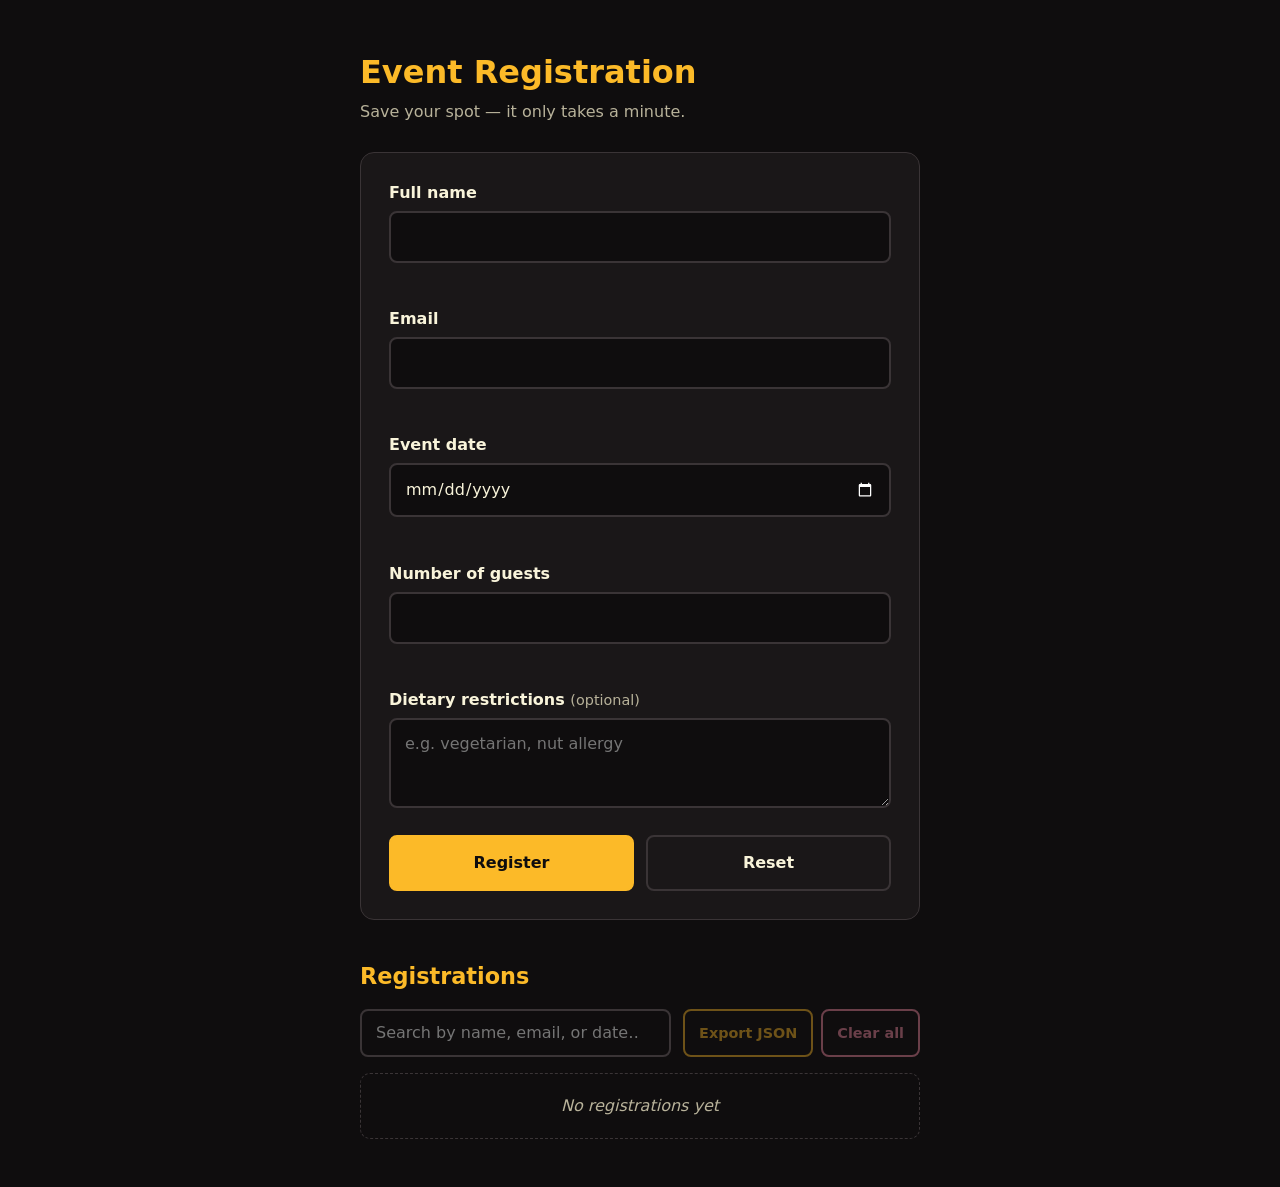
<file: index.html>
<!DOCTYPE html>
<html lang="en">
<head>
  <!-- Basic page setup: character set, mobile-friendly scaling, and the tab title -->
  <meta charset="UTF-8">
  <meta name="viewport" content="width=device-width, initial-scale=1.0">
  <title>Event Registration</title>

  <!-- Load the page's styles from the separate style.css file -->
  <link rel="stylesheet" href="style.css">
</head>
<body>
  <!-- Main page content -->
  <main class="container">
    <h1>Event Registration</h1>
    <p class="subtitle">Save your spot — it only takes a minute.</p>

    <!-- The form. "novalidate" turns off the browser's own pop-up error bubbles,
         so our JavaScript can show its own messages instead. -->
    <form id="registration-form" novalidate>

      <!-- Editing banner: hidden normally. When you click Edit on a saved entry, JavaScript shows it
           with that person's name, so it's clear you're changing an existing entry, not adding a new one. -->
      <div class="edit-banner hidden" id="edit-banner" role="status">
        <span>Editing registration for <strong id="edit-name"></strong></span>
        <button type="button" class="btn-link" id="cancel-edit">Cancel</button>
      </div>

      <!-- Full name field. aria-describedby links the input to its error message for screen readers. -->
      <div class="field">
        <label for="fullName">Full name</label>
        <input type="text" id="fullName" name="fullName" autocomplete="name" aria-describedby="fullName-error">
        <p class="error" id="fullName-error" aria-live="polite"></p>
      </div>

      <!-- Email field -->
      <div class="field">
        <label for="email">Email</label>
        <input type="email" id="email" name="email" autocomplete="email" aria-describedby="email-error">
        <p class="error" id="email-error" aria-live="polite"></p>
      </div>

      <!-- Event date field: type="date" shows the browser's date picker -->
      <div class="field">
        <label for="eventDate">Event date</label>
        <input type="date" id="eventDate" name="eventDate" aria-describedby="eventDate-error">
        <p class="error" id="eventDate-error" aria-live="polite"></p>
      </div>

      <!-- Number of guests field: type="number" with min/max gives up/down arrows limited to 1–10 -->
      <div class="field">
        <label for="guests">Number of guests</label>
        <input type="number" id="guests" name="guests" min="1" max="10" step="1" inputmode="numeric" aria-describedby="guests-error">
        <p class="error" id="guests-error" aria-live="polite"></p>
      </div>

      <!-- Dietary restrictions: optional, so it has no error message -->
      <div class="field">
        <label for="dietary">Dietary restrictions <span class="optional">(optional)</span></label>
        <textarea id="dietary" name="dietary" placeholder="e.g. vegetarian, nut allergy"></textarea>
      </div>

      <!-- The buttons. type="reset" makes the browser clear all fields when clicked.
           The submit button's text changes to "Save changes" while editing an entry. -->
      <div class="actions">
        <button type="submit" class="btn-primary" id="submit-button">Register</button>
        <button type="reset" class="btn-secondary">Reset</button>
      </div>
    </form>

    <!-- Confirmation card: hidden at first, filled in and shown by JavaScript after a valid submit.
         role="status" makes screen readers announce it when it appears. -->
    <section id="confirmation" class="confirmation hidden" role="status">
      <!-- The heading text is set by JavaScript: one message for new entries, another for edits -->
      <h2 id="confirmation-heading">You're registered! 🎉</h2>
      <dl class="details" id="confirmation-details"></dl>
    </section>

    <!-- Saved registrations: JavaScript reads them from localStorage (the browser's
         built-in storage) and builds one list item per entry inside the <ul>.
         The "No registrations yet" message is shown instead when the list is empty. -->
    <section class="registrations" aria-labelledby="registrations-heading">
      <h2 id="registrations-heading">
        Registrations <span class="count" id="registration-count"></span>
      </h2>

      <!-- Toolbar: a search box that filters the list as you type, plus the Export and Clear all buttons.
           type="search" gives the box a built-in "x" to clear it in most browsers. -->
      <div class="toolbar">
        <label for="search" class="visually-hidden">Search registrations</label>
        <input type="search" id="search" class="search-input" placeholder="Search by name, email, or date…" autocomplete="off">
        <div class="toolbar-buttons">
          <button type="button" class="btn-small btn-outline-amber" id="export-button">Export JSON</button>
          <button type="button" class="btn-small btn-outline-pink" id="clear-all-button">Clear all</button>
        </div>
      </div>

      <ul class="registration-list" id="registration-list"></ul>
      <p class="empty-message hidden" id="empty-message">No registrations yet</p>
      <!-- Shown instead of the list when the search matches nothing -->
      <p class="empty-message hidden" id="no-matches"></p>
    </section>
  </main>

  <!-- Confirmation pop-up, shared by "Delete" (one entry) and "Clear all" (every entry).
       JavaScript fills in the title, message, and red button's label before opening it.
       <dialog> is a built-in HTML pop-up box: when JavaScript opens it with showModal(), it dims
       the page behind it, keeps keyboard focus inside it, and closes when you press Esc.
       "autofocus" puts focus on Cancel, the safe choice. -->
  <dialog class="modal" id="confirm-dialog" aria-labelledby="confirm-dialog-title" aria-describedby="confirm-dialog-text">
    <h2 id="confirm-dialog-title"></h2>
    <p id="confirm-dialog-text"></p>
    <div class="modal-actions">
      <button type="button" class="btn-secondary" id="confirm-cancel" autofocus>Cancel</button>
      <button type="button" class="btn-danger" id="confirm-ok"></button>
    </div>
  </dialog>

  <!-- Load the page's JavaScript from script.js. It sits at the end of <body>
       so the form already exists on the page when the script runs. -->
  <script src="script.js"></script>
</body>
</html>
</file>
<file: style.css>
/* Styles for the Event Registration page (linked from index.html) */

/* Color "variables" (custom properties) so each color is defined once and reused everywhere */
:root {
  --bg: #0F0D0E;
  --text: #F9F4DA;
  --amber: #FCBA28;
  --green: #0BA95B;
  --pink: #F38BA3;
  --panel: #1A1718;      /* slightly lighter than the background, for the form card */
  --border: #3A3436;     /* soft gray border used when a field is neither valid nor invalid */
  --muted: #B8B29A;      /* dimmer version of the text color for hints and labels */
}

/* Make width/height include padding and borders, which makes sizing much easier to predict */
*, *::before, *::after {
  box-sizing: border-box;
}

/* Page-wide styles: dark background, light text, and a centered column with side padding */
body {
  margin: 0;
  min-height: 100vh;
  background: var(--bg);
  color: var(--text);
  font-family: system-ui, -apple-system, "Segoe UI", Roboto, sans-serif;
  line-height: 1.5;
  padding: 48px 16px;
}

/* The main column: limits how wide the content gets on big screens */
.container {
  max-width: 560px;
  margin: 0 auto;
}

/* Page heading, with an amber accent */
h1 {
  margin: 0 0 4px;
  font-size: 2rem;
  color: var(--amber);
}

/* Short line of text under the heading */
.subtitle {
  margin: 0 0 28px;
  color: var(--muted);
}

/* The form "card": a slightly raised panel with rounded corners */
form {
  background: var(--panel);
  border: 1px solid var(--border);
  border-radius: 14px;
  padding: 28px;
}

/* Each label + input + error message is grouped in a .field, spaced apart from the next one */
.field {
  margin-bottom: 20px;
}

/* Field labels sit on their own line above the input */
label {
  display: block;
  margin-bottom: 6px;
  font-weight: 600;
}

/* Small gray "(optional)" note next to a label */
.optional {
  font-weight: 400;
  color: var(--muted);
  font-size: 0.9rem;
}

/* Shared look for all text boxes, the date picker, the number box and the textarea */
input,
textarea {
  width: 100%;
  padding: 12px 14px;
  font: inherit;
  color: var(--text);
  background: var(--bg);
  border: 2px solid var(--border);
  border-radius: 8px;
  transition: border-color 0.2s, box-shadow 0.2s;
}

/* Let the textarea only be resized up/down, never sideways (which would break the layout) */
textarea {
  resize: vertical;
  min-height: 90px;
}

/* Make the browser's built-in calendar icon light so it shows up on the dark background */
input[type="date"] {
  color-scheme: dark;
}

/* When a field is clicked into (focused), give it an amber outline glow */
input:focus,
textarea:focus {
  outline: none;
  border-color: var(--amber);
  box-shadow: 0 0 0 3px rgba(252, 186, 40, 0.25);
}

/* Valid state: green border (JavaScript adds the "valid" class) */
input.valid,
textarea.valid {
  border-color: var(--green);
}

/* Invalid state: pink border (JavaScript adds the "invalid" class) */
input.invalid,
textarea.invalid {
  border-color: var(--pink);
}

/* Keep the green/pink glow while focused, so the color doesn't disappear while typing */
input.valid:focus,
textarea.valid:focus {
  box-shadow: 0 0 0 3px rgba(11, 169, 91, 0.25);
}
input.invalid:focus,
textarea.invalid:focus {
  box-shadow: 0 0 0 3px rgba(243, 139, 163, 0.25);
}

/* The error message under each field. It reserves its space even when empty
   so the page doesn't jump around as errors appear and disappear. */
.error {
  min-height: 1.3em;
  margin: 6px 0 0;
  font-size: 0.875rem;
  color: var(--pink);
}

/* Row holding the Register and Reset buttons */
.actions {
  display: flex;
  gap: 12px;
  margin-top: 8px;
}

/* Shared button styles */
button {
  flex: 1;
  padding: 14px 20px;
  font: inherit;
  font-weight: 700;
  border-radius: 8px;
  cursor: pointer;
  transition: transform 0.1s, background 0.2s, filter 0.2s;
}

/* Main "Register" button: solid amber with dark text */
.btn-primary {
  background: var(--amber);
  color: var(--bg);
  border: 2px solid var(--amber);
}

/* Slightly brighten the Register button on hover */
.btn-primary:hover {
  filter: brightness(1.08);
}

/* "Reset" button: an outline-only style so it looks less important than Register */
.btn-secondary {
  background: transparent;
  color: var(--text);
  border: 2px solid var(--border);
}

/* Tint the Reset button amber on hover */
.btn-secondary:hover {
  border-color: var(--amber);
  color: var(--amber);
}

/* Tiny "press down" effect when any button is clicked */
button:active {
  transform: scale(0.98);
}

/* Visible outline for keyboard users tabbing to buttons */
button:focus-visible {
  outline: 3px solid var(--amber);
  outline-offset: 3px;
}

/* The confirmation card shown after a successful registration */
.confirmation {
  margin-top: 28px;
  padding: 24px 28px;
  background: var(--panel);
  border: 2px solid var(--green);
  border-left-width: 8px;
  border-radius: 14px;
}

/* "hidden" class: completely hides an element (used for the card before submit and after reset) */
.hidden {
  display: none;
}

/* Adding this class plays the slide-in animation defined just below */
.confirmation.slide-in {
  animation: slideIn 0.5s cubic-bezier(0.22, 1, 0.36, 1);
}

/* The slide-in animation: start lower down and see-through, end in place and fully visible */
@keyframes slideIn {
  from {
    opacity: 0;
    transform: translateY(40px);
  }
  to {
    opacity: 1;
    transform: translateY(0);
  }
}

/* Respect people who've asked their computer to reduce motion: just fade instead of sliding */
@media (prefers-reduced-motion: reduce) {
  .confirmation.slide-in {
    animation: fadeIn 0.3s ease;
  }
  @keyframes fadeIn {
    from { opacity: 0; }
    to { opacity: 1; }
  }
}

/* Confirmation card heading, in green to signal success */
.confirmation h2 {
  margin: 0 0 16px;
  color: var(--green);
  font-size: 1.4rem;
}

/* The list of submitted details: a two-column grid (label on the left, value on the right) */
.details {
  display: grid;
  grid-template-columns: max-content 1fr;
  gap: 10px 20px;
  margin: 0;
}

/* Detail labels ("Name", "Email", ...) in amber */
.details dt {
  color: var(--amber);
  font-weight: 600;
}

/* Detail values. "break-word" stops long emails from overflowing the card;
   "pre-wrap" keeps line breaks the user typed in the dietary box. */
.details dd {
  margin: 0;
  overflow-wrap: anywhere;
  white-space: pre-wrap;
}

/* Small screens (phones): tighter padding, stacked buttons, and the details list in one column */
@media (max-width: 480px) {
  body {
    padding: 28px 16px;
  }
  h1 {
    font-size: 1.6rem;
  }
  form,
  .confirmation {
    padding: 20px;
  }
  .actions {
    flex-direction: column;
  }
  .details {
    grid-template-columns: 1fr;
    gap: 2px;
  }
  /* Add space above each label (except the first) so each label/value pair reads as a group */
  .details dt:not(:first-of-type) {
    margin-top: 10px;
  }
}

/* The "Registrations" section below the form, with space above it */
.registrations {
  margin-top: 40px;
}

/* Section heading, in amber like the page title */
.registrations h2 {
  margin: 0 0 16px;
  font-size: 1.4rem;
  color: var(--amber);
}

/* The small number next to the heading, e.g. "(3)", in the dimmer text color */
.registrations .count {
  font-size: 1rem;
  font-weight: 400;
  color: var(--muted);
}

/* The list itself: remove the default bullets and indent, and stack items with a gap */
.registration-list {
  list-style: none;
  margin: 0;
  padding: 0;
  display: flex;
  flex-direction: column;
  gap: 12px;
}

/* One saved registration: a small card with an amber stripe on the left.
   Flexbox puts the details on the left and the Delete button on the right. */
.registration-item {
  display: flex;
  align-items: center;
  gap: 16px;
  padding: 16px 20px;
  background: var(--panel);
  border: 1px solid var(--border);
  border-left: 4px solid var(--amber);
  border-radius: 10px;
}

/* The text part of the card takes up all the leftover space.
   min-width: 0 lets long emails wrap instead of pushing the button off the card. */
.registration-info {
  flex: 1;
  min-width: 0;
}

/* The person's name, bold and on its own line */
.registration-name {
  margin: 0;
  font-weight: 700;
}

/* The email, on its own line in the dimmer color; long emails wrap instead of overflowing */
.registration-email {
  margin: 2px 0 0;
  color: var(--muted);
  overflow-wrap: anywhere;
}

/* The date and guest count line, in a smaller size */
.registration-meta {
  margin: 6px 0 0;
  font-size: 0.9rem;
}

/* The Delete button: a small pink outline button. "flex: none" stops it from
   stretching like the big Register/Reset buttons do. */
.btn-delete {
  flex: none;
  padding: 8px 14px;
  font-size: 0.9rem;
  background: transparent;
  color: var(--pink);
  border: 2px solid var(--pink);
}

/* Fill the Delete button with pink on hover so it's clear it's about to act */
.btn-delete:hover {
  background: var(--pink);
  color: var(--bg);
}

/* The "No registrations yet" message: dimmer, italic, inside a dashed box */
.empty-message {
  margin: 0;
  padding: 20px;
  text-align: center;
  font-style: italic;
  color: var(--muted);
  border: 1px dashed var(--border);
  border-radius: 10px;
}

/* Small screens: stack the Delete button under the details instead of beside them */
@media (max-width: 480px) {
  .registration-item {
    flex-direction: column;
    align-items: stretch;
  }
}

/* ---------- Editing, search, export, clear all, and timestamps ---------- */

/* Hides something visually but keeps it readable by screen readers
   (used for the search box's label, since the placeholder already shows sighted users what it's for) */
.visually-hidden {
  position: absolute;
  width: 1px;
  height: 1px;
  margin: -1px;
  padding: 0;
  overflow: hidden;
  clip: rect(0 0 0 0);
  white-space: nowrap;
  border: 0;
}

/* Any disabled button (e.g. Export when there's nothing to export) looks faded and can't be clicked */
button:disabled {
  opacity: 0.4;
  cursor: not-allowed;
}

/* Turn off the hover effects on disabled buttons so they don't look clickable */
button:disabled:hover {
  filter: none;
  background: transparent;
}
button:disabled:active {
  transform: none;
}

/* The "Editing registration for …" banner at the top of the form: an amber-tinted strip.
   Flexbox puts the message on the left and the Cancel link on the right. */
.edit-banner {
  display: flex;
  align-items: center;
  justify-content: space-between;
  gap: 12px;
  margin-bottom: 20px;
  padding: 10px 14px;
  background: rgba(252, 186, 40, 0.12);
  border: 1px solid var(--amber);
  border-radius: 8px;
}

/* .hidden is defined earlier, but .edit-banner's "display: flex" comes later in this file and
   would win, so this more specific rule makes sure the banner really hides */
.edit-banner.hidden {
  display: none;
}

/* A button that looks like an underlined text link (the banner's Cancel) */
.btn-link {
  flex: none;
  padding: 4px 6px;
  background: none;
  border: none;
  color: var(--amber);
  font-weight: 600;
  text-decoration: underline;
}

/* The toolbar above the list: search box, then the buttons, side by side with a gap */
.toolbar {
  display: flex;
  gap: 12px;
  margin-bottom: 16px;
}

/* The search box fills whatever space the buttons leave. It reuses the shared input look;
   padding is a bit smaller so it lines up with the small buttons beside it. */
.search-input {
  flex: 1;
  min-width: 0;
  padding: 10px 14px;
}

/* Hold the Export and Clear all buttons together in a row */
.toolbar-buttons {
  display: flex;
  gap: 8px;
}

/* Shared size for the small buttons (Export, Clear all, Edit). "flex: none" stops them
   from stretching like the big Register/Reset buttons, and nowrap keeps their text on one line. */
.btn-small {
  flex: none;
  padding: 8px 14px;
  font-size: 0.9rem;
  white-space: nowrap;
  background: transparent;
}

/* Amber outline style (Export, Edit) that fills with amber on hover */
.btn-outline-amber {
  color: var(--amber);
  border: 2px solid var(--amber);
}
.btn-outline-amber:hover {
  background: var(--amber);
  color: var(--bg);
}

/* Pink outline style (Clear all) that fills with pink on hover */
.btn-outline-pink {
  color: var(--pink);
  border: 2px solid var(--pink);
}
.btn-outline-pink:hover {
  background: var(--pink);
  color: var(--bg);
}

/* Disabled outline buttons keep their own text color on hover instead of the filled look */
.btn-outline-amber:disabled:hover { color: var(--amber); }
.btn-outline-pink:disabled:hover { color: var(--pink); }

/* The Edit and Delete buttons on each entry, side by side */
.registration-actions {
  display: flex;
  gap: 8px;
  flex: none;
}

/* The entry currently loaded in the form for editing gets an amber outline and tint */
.registration-item.editing {
  border-color: var(--amber);
  background: rgba(252, 186, 40, 0.08);
}

/* "Registered 2 hours ago" line: small and dim so it doesn't compete with the main details */
.registration-time {
  margin: 4px 0 0;
  font-size: 0.8rem;
  color: var(--muted);
}

/* The confirmation pop-up box. <dialog> has plain browser styling by default, so we restyle it
   to match the page. "margin: auto" (the browser default) keeps it centered. */
.modal {
  width: min(420px, calc(100% - 32px));
  padding: 24px;
  background: var(--panel);
  color: var(--text);
  border: 2px solid var(--pink);
  border-radius: 14px;
}

/* When the pop-up opens, it fades in and grows slightly from 95% size */
.modal[open] {
  animation: modalIn 0.2s ease-out;
}
@keyframes modalIn {
  from { opacity: 0; transform: scale(0.95); }
  to { opacity: 1; transform: scale(1); }
}

/* The dark see-through layer the browser puts behind an open pop-up */
.modal::backdrop {
  background: rgba(0, 0, 0, 0.7);
}

/* Pop-up heading in pink, since this is a warning */
.modal h2 {
  margin: 0 0 8px;
  font-size: 1.3rem;
  color: var(--pink);
}

/* Pop-up message text */
.modal p {
  margin: 0 0 20px;
}

/* Cancel and Delete all buttons, side by side */
.modal-actions {
  display: flex;
  gap: 12px;
}

/* Solid pink button for the dangerous "Delete all" action */
.btn-danger {
  background: var(--pink);
  color: var(--bg);
  border: 2px solid var(--pink);
}
.btn-danger:hover {
  filter: brightness(1.08);
}

/* Visible outline for keyboard users tabbing to the new buttons (pink for dangerous ones) */
.btn-danger:focus-visible,
.btn-outline-pink:focus-visible,
.btn-delete:focus-visible {
  outline-color: var(--pink);
}

/* Small screens: stack the toolbar, and let the small buttons share each row evenly */
@media (max-width: 480px) {
  .toolbar {
    flex-direction: column;
  }
  .toolbar-buttons .btn-small,
  .registration-actions .btn-small,
  .registration-actions .btn-delete {
    flex: 1;
  }
  .modal-actions {
    flex-direction: column-reverse;
  }
}
</file>
<file: code-only/style.css>
:root {
  --bg: #0F0D0E;
  --text: #F9F4DA;
  --amber: #FCBA28;
  --green: #0BA95B;
  --pink: #F38BA3;
  --panel: #1A1718;
  --border: #3A3436;
  --muted: #B8B29A;
}

*, *::before, *::after {
  box-sizing: border-box;
}

body {
  margin: 0;
  min-height: 100vh;
  background: var(--bg);
  color: var(--text);
  font-family: system-ui, -apple-system, "Segoe UI", Roboto, sans-serif;
  line-height: 1.5;
  padding: 48px 16px;
}

.container {
  max-width: 560px;
  margin: 0 auto;
}

h1 {
  margin: 0 0 4px;
  font-size: 2rem;
  color: var(--amber);
}

.subtitle {
  margin: 0 0 28px;
  color: var(--muted);
}

form {
  background: var(--panel);
  border: 1px solid var(--border);
  border-radius: 14px;
  padding: 28px;
}

.field {
  margin-bottom: 20px;
}

label {
  display: block;
  margin-bottom: 6px;
  font-weight: 600;
}

.optional {
  font-weight: 400;
  color: var(--muted);
  font-size: 0.9rem;
}

input,
textarea {
  width: 100%;
  padding: 12px 14px;
  font: inherit;
  color: var(--text);
  background: var(--bg);
  border: 2px solid var(--border);
  border-radius: 8px;
  transition: border-color 0.2s, box-shadow 0.2s;
}

textarea {
  resize: vertical;
  min-height: 90px;
}

input[type="date"] {
  color-scheme: dark;
}

input:focus,
textarea:focus {
  outline: none;
  border-color: var(--amber);
  box-shadow: 0 0 0 3px rgba(252, 186, 40, 0.25);
}

input.valid,
textarea.valid {
  border-color: var(--green);
}

input.invalid,
textarea.invalid {
  border-color: var(--pink);
}

input.valid:focus,
textarea.valid:focus {
  box-shadow: 0 0 0 3px rgba(11, 169, 91, 0.25);
}
input.invalid:focus,
textarea.invalid:focus {
  box-shadow: 0 0 0 3px rgba(243, 139, 163, 0.25);
}

.error {
  min-height: 1.3em;
  margin: 6px 0 0;
  font-size: 0.875rem;
  color: var(--pink);
}

.actions {
  display: flex;
  gap: 12px;
  margin-top: 8px;
}

button {
  flex: 1;
  padding: 14px 20px;
  font: inherit;
  font-weight: 700;
  border-radius: 8px;
  cursor: pointer;
  transition: transform 0.1s, background 0.2s, filter 0.2s;
}

.btn-primary {
  background: var(--amber);
  color: var(--bg);
  border: 2px solid var(--amber);
}

.btn-primary:hover {
  filter: brightness(1.08);
}

.btn-secondary {
  background: transparent;
  color: var(--text);
  border: 2px solid var(--border);
}

.btn-secondary:hover {
  border-color: var(--amber);
  color: var(--amber);
}

button:active {
  transform: scale(0.98);
}

button:focus-visible {
  outline: 3px solid var(--amber);
  outline-offset: 3px;
}

.confirmation {
  margin-top: 28px;
  padding: 24px 28px;
  background: var(--panel);
  border: 2px solid var(--green);
  border-left-width: 8px;
  border-radius: 14px;
}

.hidden {
  display: none;
}

.confirmation.slide-in {
  animation: slideIn 0.5s cubic-bezier(0.22, 1, 0.36, 1);
}

@keyframes slideIn {
  from {
    opacity: 0;
    transform: translateY(40px);
  }
  to {
    opacity: 1;
    transform: translateY(0);
  }
}

@media (prefers-reduced-motion: reduce) {
  .confirmation.slide-in {
    animation: fadeIn 0.3s ease;
  }
  @keyframes fadeIn {
    from { opacity: 0; }
    to { opacity: 1; }
  }
}

.confirmation h2 {
  margin: 0 0 16px;
  color: var(--green);
  font-size: 1.4rem;
}

.details {
  display: grid;
  grid-template-columns: max-content 1fr;
  gap: 10px 20px;
  margin: 0;
}

.details dt {
  color: var(--amber);
  font-weight: 600;
}

.details dd {
  margin: 0;
  overflow-wrap: anywhere;
  white-space: pre-wrap;
}

@media (max-width: 480px) {
  body {
    padding: 28px 16px;
  }
  h1 {
    font-size: 1.6rem;
  }
  form,
  .confirmation {
    padding: 20px;
  }
  .actions {
    flex-direction: column;
  }
  .details {
    grid-template-columns: 1fr;
    gap: 2px;
  }
  .details dt:not(:first-of-type) {
    margin-top: 10px;
  }
}

.registrations {
  margin-top: 40px;
}

.registrations h2 {
  margin: 0 0 16px;
  font-size: 1.4rem;
  color: var(--amber);
}

.registrations .count {
  font-size: 1rem;
  font-weight: 400;
  color: var(--muted);
}

.registration-list {
  list-style: none;
  margin: 0;
  padding: 0;
  display: flex;
  flex-direction: column;
  gap: 12px;
}

.registration-item {
  display: flex;
  align-items: center;
  gap: 16px;
  padding: 16px 20px;
  background: var(--panel);
  border: 1px solid var(--border);
  border-left: 4px solid var(--amber);
  border-radius: 10px;
}

.registration-info {
  flex: 1;
  min-width: 0;
}

.registration-name {
  margin: 0;
  font-weight: 700;
}

.registration-email {
  margin: 2px 0 0;
  color: var(--muted);
  overflow-wrap: anywhere;
}

.registration-meta {
  margin: 6px 0 0;
  font-size: 0.9rem;
}

.btn-delete {
  flex: none;
  padding: 8px 14px;
  font-size: 0.9rem;
  background: transparent;
  color: var(--pink);
  border: 2px solid var(--pink);
}

.btn-delete:hover {
  background: var(--pink);
  color: var(--bg);
}

.empty-message {
  margin: 0;
  padding: 20px;
  text-align: center;
  font-style: italic;
  color: var(--muted);
  border: 1px dashed var(--border);
  border-radius: 10px;
}

@media (max-width: 480px) {
  .registration-item {
    flex-direction: column;
    align-items: stretch;
  }
}

.visually-hidden {
  position: absolute;
  width: 1px;
  height: 1px;
  margin: -1px;
  padding: 0;
  overflow: hidden;
  clip: rect(0 0 0 0);
  white-space: nowrap;
  border: 0;
}

button:disabled {
  opacity: 0.4;
  cursor: not-allowed;
}

button:disabled:hover {
  filter: none;
  background: transparent;
}
button:disabled:active {
  transform: none;
}

.edit-banner {
  display: flex;
  align-items: center;
  justify-content: space-between;
  gap: 12px;
  margin-bottom: 20px;
  padding: 10px 14px;
  background: rgba(252, 186, 40, 0.12);
  border: 1px solid var(--amber);
  border-radius: 8px;
}

.edit-banner.hidden {
  display: none;
}

.btn-link {
  flex: none;
  padding: 4px 6px;
  background: none;
  border: none;
  color: var(--amber);
  font-weight: 600;
  text-decoration: underline;
}

.toolbar {
  display: flex;
  gap: 12px;
  margin-bottom: 16px;
}

.search-input {
  flex: 1;
  min-width: 0;
  padding: 10px 14px;
}

.toolbar-buttons {
  display: flex;
  gap: 8px;
}

.btn-small {
  flex: none;
  padding: 8px 14px;
  font-size: 0.9rem;
  white-space: nowrap;
  background: transparent;
}

.btn-outline-amber {
  color: var(--amber);
  border: 2px solid var(--amber);
}
.btn-outline-amber:hover {
  background: var(--amber);
  color: var(--bg);
}

.btn-outline-pink {
  color: var(--pink);
  border: 2px solid var(--pink);
}
.btn-outline-pink:hover {
  background: var(--pink);
  color: var(--bg);
}

.btn-outline-amber:disabled:hover { color: var(--amber); }
.btn-outline-pink:disabled:hover { color: var(--pink); }

.registration-actions {
  display: flex;
  gap: 8px;
  flex: none;
}

.registration-item.editing {
  border-color: var(--amber);
  background: rgba(252, 186, 40, 0.08);
}

.registration-time {
  margin: 4px 0 0;
  font-size: 0.8rem;
  color: var(--muted);
}

.modal {
  width: min(420px, calc(100% - 32px));
  padding: 24px;
  background: var(--panel);
  color: var(--text);
  border: 2px solid var(--pink);
  border-radius: 14px;
}

.modal[open] {
  animation: modalIn 0.2s ease-out;
}
@keyframes modalIn {
  from { opacity: 0; transform: scale(0.95); }
  to { opacity: 1; transform: scale(1); }
}

.modal::backdrop {
  background: rgba(0, 0, 0, 0.7);
}

.modal h2 {
  margin: 0 0 8px;
  font-size: 1.3rem;
  color: var(--pink);
}

.modal p {
  margin: 0 0 20px;
}

.modal-actions {
  display: flex;
  gap: 12px;
}

.btn-danger {
  background: var(--pink);
  color: var(--bg);
  border: 2px solid var(--pink);
}
.btn-danger:hover {
  filter: brightness(1.08);
}

.btn-danger:focus-visible,
.btn-outline-pink:focus-visible,
.btn-delete:focus-visible {
  outline-color: var(--pink);
}

@media (max-width: 480px) {
  .toolbar {
    flex-direction: column;
  }
  .toolbar-buttons .btn-small,
  .registration-actions .btn-small,
  .registration-actions .btn-delete {
    flex: 1;
  }
  .modal-actions {
    flex-direction: column-reverse;
  }
}
</file>
